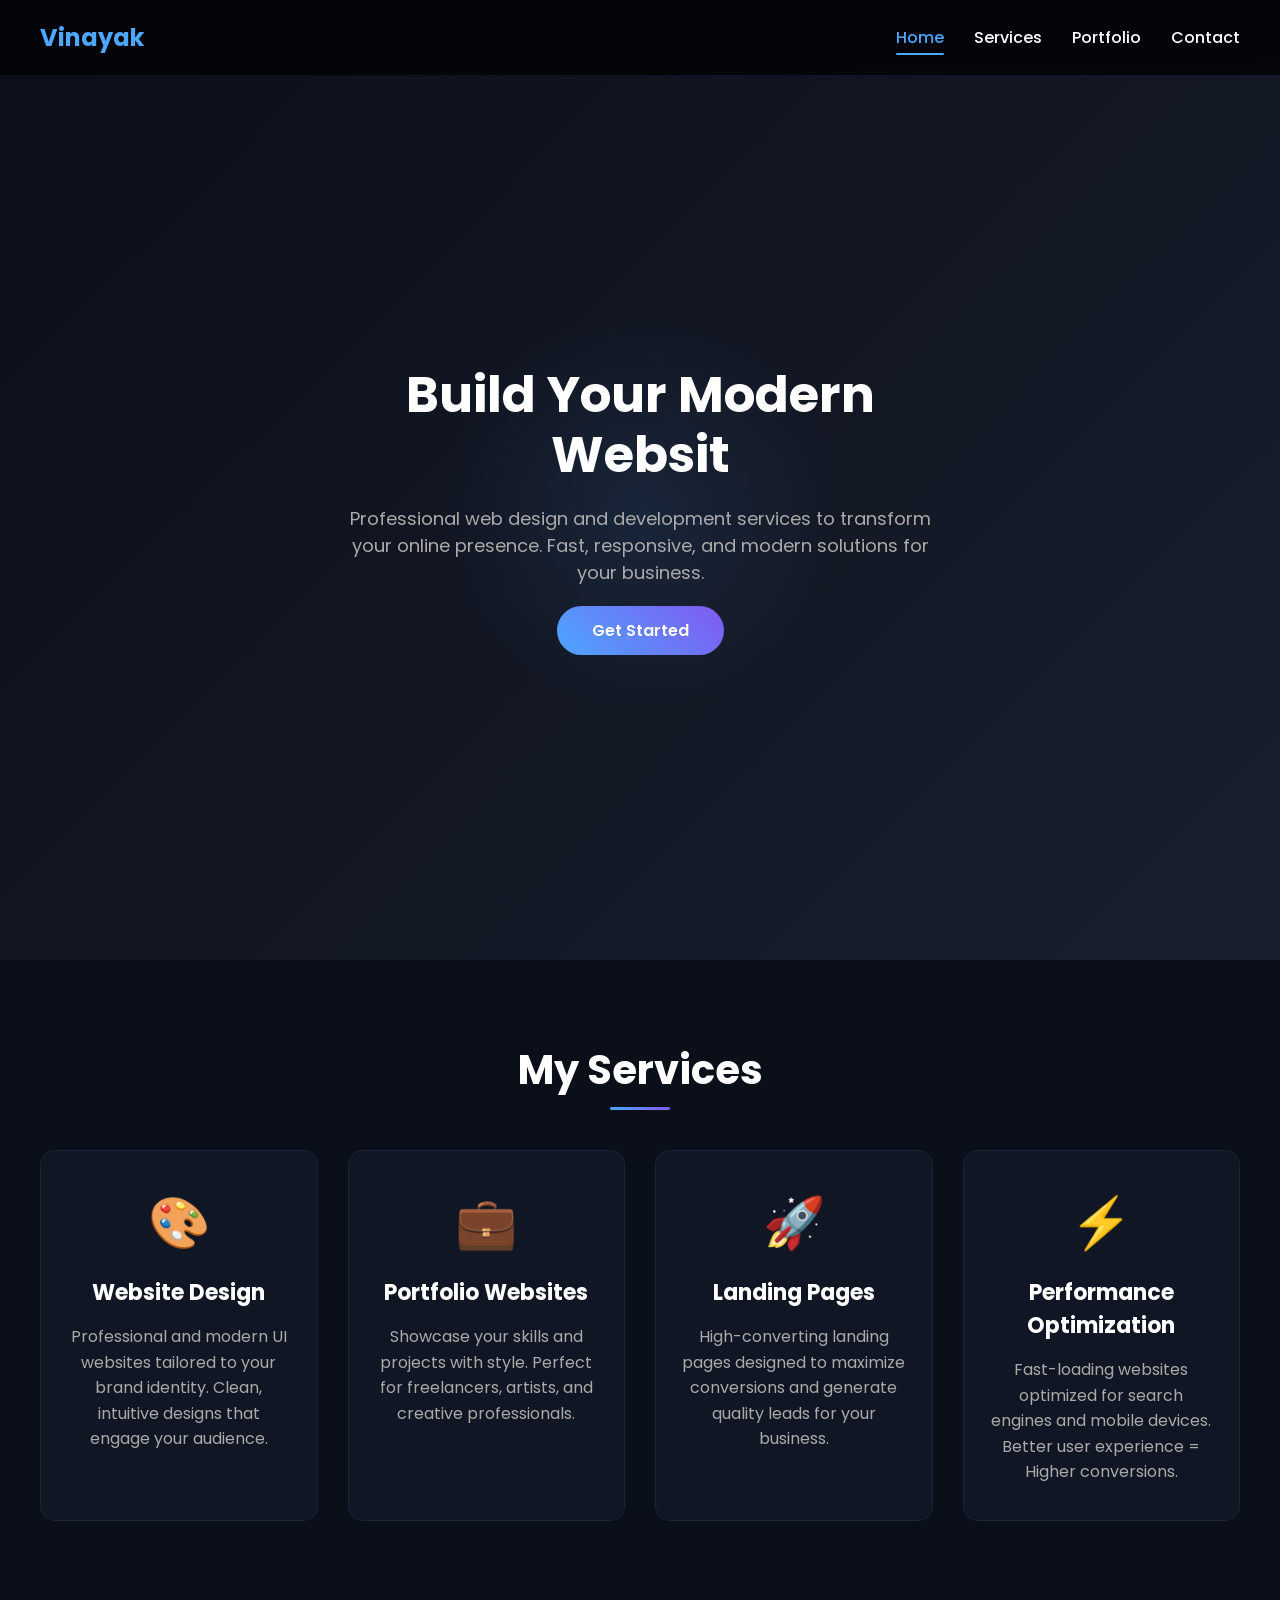
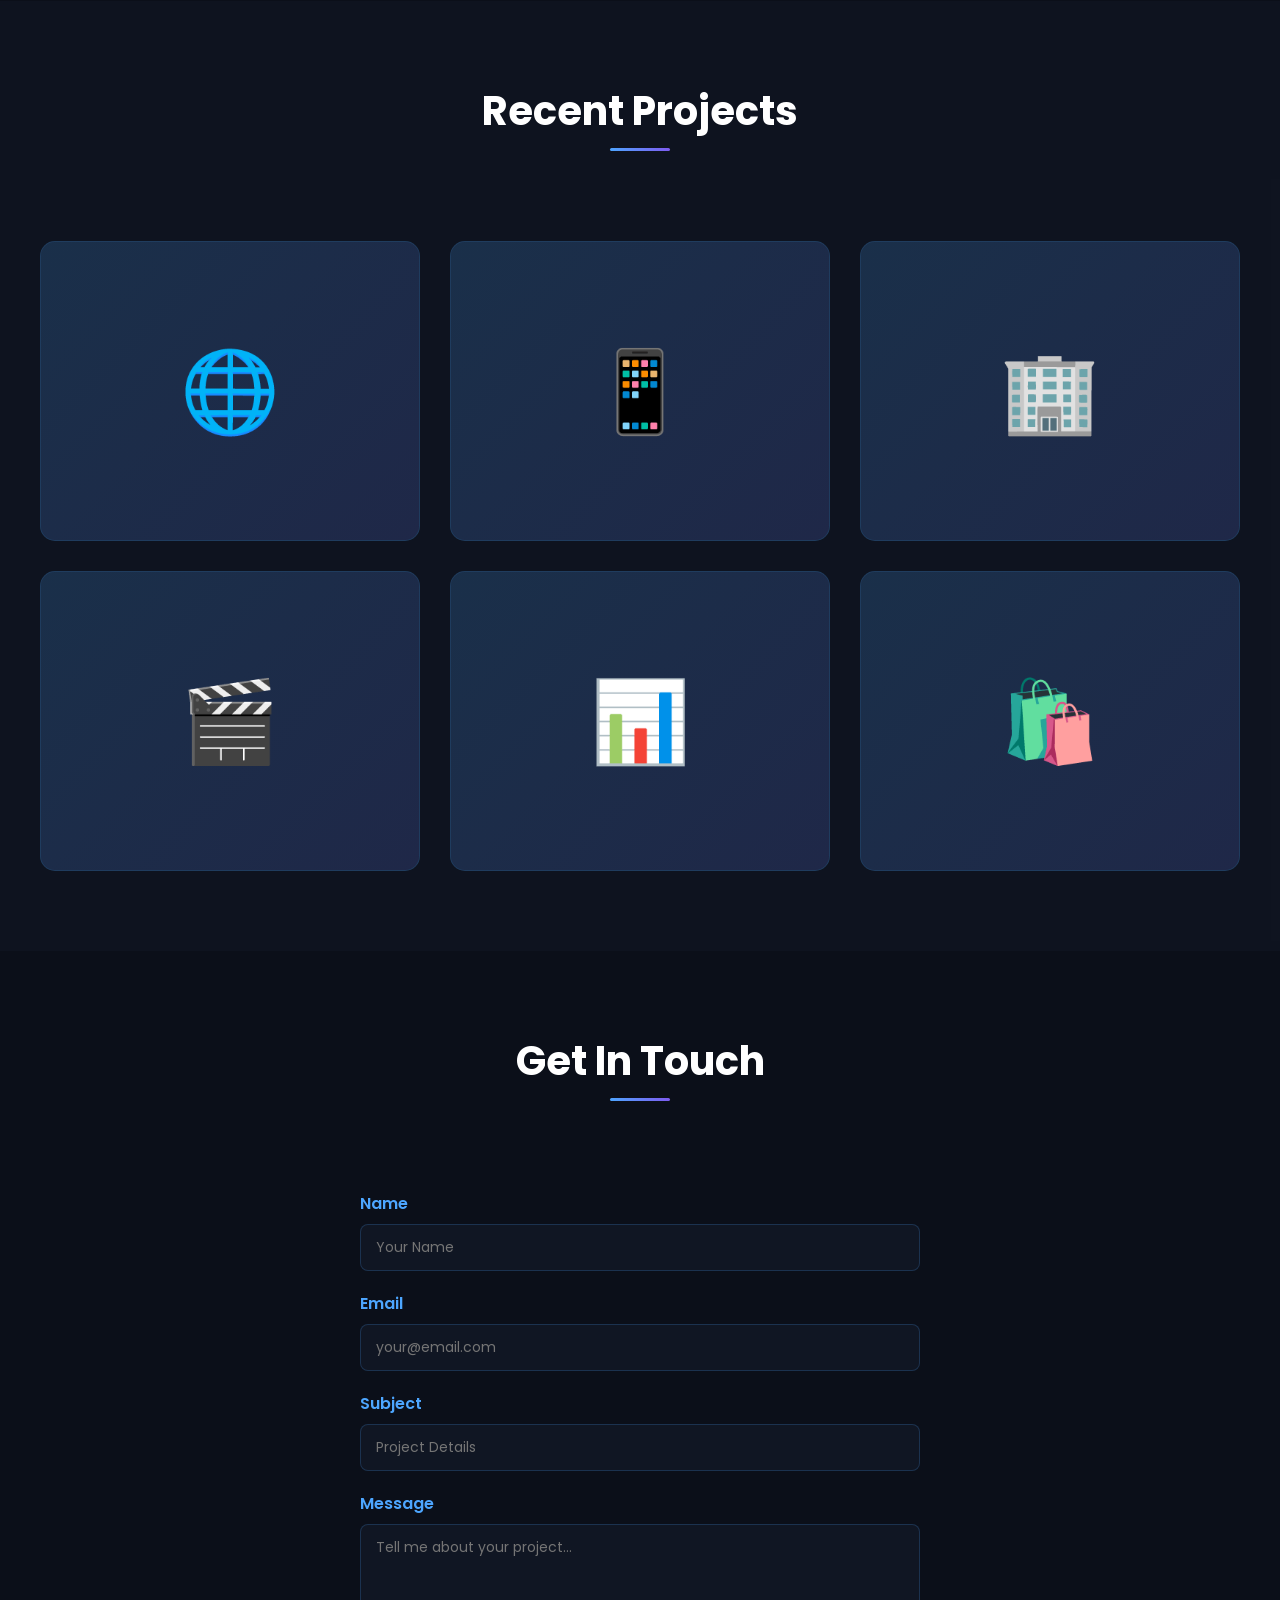
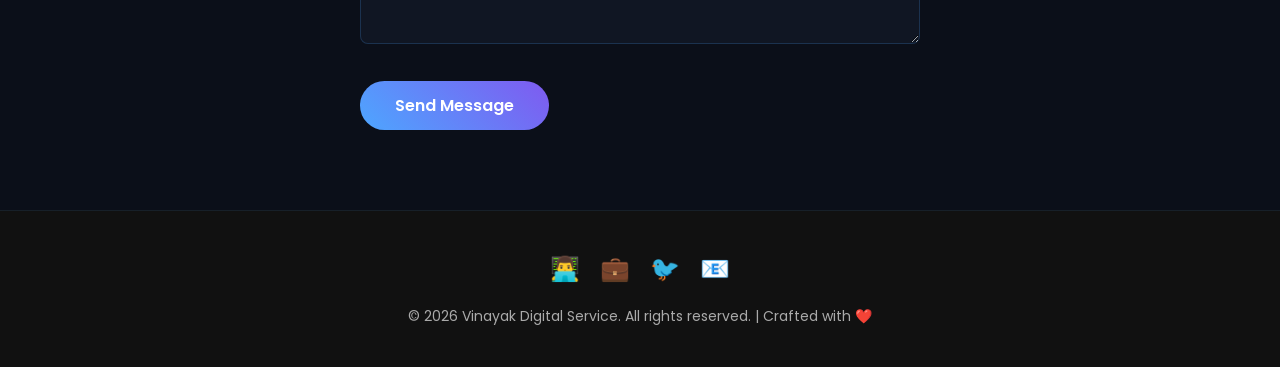
<file: index.html>
<!DOCTYPE html>
<html lang="en">

<head>
  <meta charset="UTF-8">
  <meta name="viewport" content="width=device-width, initial-scale=1.0">
  <meta name="description" content="Vinayak Digital Service - Professional Web Design and Development Services">
  <meta name="theme-color" content="#4da6ff">
  
  <title>Vinayak Digital Service - Web Design & Development</title>
  
  <link href="https://fonts.googleapis.com/css2?family=Poppins:wght@300;500;700&display=swap" rel="stylesheet">
  <link rel="stylesheet" href="styles.css">
</head>

<body>

  <!-- NAVBAR -->
  <nav class="navbar" id="navbar">
    <h2>Vinayak</h2>
    <div class="nav-menu" id="navMenu">
      <a href="#home" class="nav-link active">Home</a>
      <a href="#services" class="nav-link">Services</a>
      <a href="#portfolio" class="nav-link">Portfolio</a>
      <a href="#contact" class="nav-link">Contact</a>
    </div>
    <div class="hamburger" id="hamburger">
      <span></span>
      <span></span>
      <span></span>
    </div>
  </nav>

  <!-- HERO SECTION -->
  <section class="hero" id="home">
    <div>
      <h1>Build Your <span>Modern Website</span></h1>
      <p>Professional web design and development services to transform your online presence. Fast, responsive, and modern solutions for your business.</p>
      <a href="#contact" class="btn">Get Started</a>
    </div>
  </section>

  <!-- SERVICES SECTION -->
  <section class="services" id="services">
    <h2 class="section-title">My Services</h2>
    <div class="cards">
      <div class="card">
        <div class="card-icon">🎨</div>
        <h3>Website Design</h3>
        <p>Professional and modern UI websites tailored to your brand identity. Clean, intuitive designs that engage your audience.</p>
      </div>
      <div class="card">
        <div class="card-icon">💼</div>
        <h3>Portfolio Websites</h3>
        <p>Showcase your skills and projects with style. Perfect for freelancers, artists, and creative professionals.</p>
      </div>
      <div class="card">
        <div class="card-icon">🚀</div>
        <h3>Landing Pages</h3>
        <p>High-converting landing pages designed to maximize conversions and generate quality leads for your business.</p>
      </div>
      <div class="card">
        <div class="card-icon">⚡</div>
        <h3>Performance Optimization</h3>
        <p>Fast-loading websites optimized for search engines and mobile devices. Better user experience = Higher conversions.</p>
      </div>
    </div>
  </section>

  <!-- PORTFOLIO SECTION -->
  <section class="portfolio" id="portfolio">
    <h2 class="section-title">Recent Projects</h2>
    <div class="portfolio-grid">
      <div class="portfolio-item">
        <div class="portfolio-img">🌐</div>
        <div class="portfolio-overlay">
          <h3>E-Commerce Platform</h3>
          <p>Modern e-commerce website with secure payment integration</p>
        </div>
      </div>
      <div class="portfolio-item">
        <div class="portfolio-img">📱</div>
        <div class="portfolio-overlay">
          <h3>Mobile App Landing</h3>
          <p>Responsive landing page for mobile application launch</p>
        </div>
      </div>
      <div class="portfolio-item">
        <div class="portfolio-img">🏢</div>
        <div class="portfolio-overlay">
          <h3>Corporate Website</h3>
          <p>Professional corporate website with CMS integration</p>
        </div>
      </div>
      <div class="portfolio-item">
        <div class="portfolio-img">🎬</div>
        <div class="portfolio-overlay">
          <h3>Creative Portfolio</h3>
          <p>Stunning portfolio website for designer showcase</p>
        </div>
      </div>
      <div class="portfolio-item">
        <div class="portfolio-img">📊</div>
        <div class="portfolio-overlay">
          <h3>Analytics Dashboard</h3>
          <p>Interactive dashboard with data visualization</p>
        </div>
      </div>
      <div class="portfolio-item">
        <div class="portfolio-img">🛍️</div>
        <div class="portfolio-overlay">
          <h3>SaaS Platform</h3>
          <p>Subscription-based service platform with user management</p>
        </div>
      </div>
    </div>
  </section>

  <!-- CONTACT SECTION -->
  <section class="contact" id="contact">
    <h2 class="section-title">Get In Touch</h2>
    <form id="contactForm" style="margin-top: 50px;">
      <div class="form-group">
        <label for="name">Name</label>
        <input type="text" id="name" required placeholder="Your Name">
      </div>
      <div class="form-group">
        <label for="email">Email</label>
        <input type="email" id="email" required placeholder="your@email.com">
      </div>
      <div class="form-group">
        <label for="subject">Subject</label>
        <input type="text" id="subject" required placeholder="Project Details">
      </div>
      <div class="form-group">
        <label for="message">Message</label>
        <textarea id="message" required placeholder="Tell me about your project..."></textarea>
      </div>
      <div class="form-group">
        <button type="submit" class="btn">Send Message</button>
      </div>
    </form>
  </section>

  <!-- FOOTER -->
  <footer>
    <div class="social-links">
      <a href="https://github.com/withvinayak-coder" title="GitHub">👨‍💻</a>
      <a href="https://linkedin.com" title="LinkedIn">💼</a>
      <a href="https://twitter.com" title="Twitter">🐦</a>
      <a href="mailto:withvinayak1923@gmail.com" title="Email">📧</a>
    </div>
    <p>&copy; 2026 Vinayak Digital Service. All rights reserved. | Crafted with ❤️</p>
  </footer>

  <script src="script.js"></script>
</body>

</html>
</file>
<file: styles.css>
* {
  margin: 0;
  padding: 0;
  box-sizing: border-box;
  font-family: 'Poppins', sans-serif;
}

html {
  scroll-behavior: smooth;
}

body {
  background: #0b0f19;
  color: #fff;
  overflow-x: hidden;
}

/* ============ NAVBAR ============ */
.navbar {
  display: flex;
  justify-content: space-between;
  align-items: center;
  padding: 20px 40px;
  background: rgba(0, 0, 0, 0.7);
  backdrop-filter: blur(10px);
  position: fixed;
  width: 100%;
  top: 0;
  z-index: 1000;
  transition: all 0.3s ease;
}

.navbar h2 {
  color: #4da6ff;
  font-size: 24px;
  font-weight: 700;
}

.nav-menu {
  display: flex;
  gap: 30px;
  list-style: none;
}

.nav-link {
  color: #fff;
  text-decoration: none;
  font-weight: 500;
  position: relative;
  transition: color 0.3s ease;
}

.nav-link:hover,
.nav-link.active {
  color: #4da6ff;
}

.nav-link.active::after {
  content: '';
  position: absolute;
  bottom: -5px;
  left: 0;
  width: 100%;
  height: 2px;
  background: #4da6ff;
  border-radius: 2px;
}

/* ============ HAMBURGER ============ */
.hamburger {
  display: none;
  flex-direction: column;
  cursor: pointer;
}

.hamburger span {
  width: 25px;
  height: 3px;
  background: #fff;
  margin: 5px 0;
  transition: 0.3s;
}

/* ============ HERO SECTION ============ */
.hero {
  height: 100vh;
  display: flex;
  align-items: center;
  justify-content: center;
  text-align: center;
  margin-top: 60px;
  position: relative;
  overflow: hidden;
  background: linear-gradient(135deg, #0b0f19 0%, #1a1f2e 100%);
}

.hero::before {
  content: '';
  position: absolute;
  width: 400px;
  height: 400px;
  background: radial-gradient(circle, rgba(77, 166, 255, 0.1) 0%, transparent 70%);
  border-radius: 50%;
  top: 50%;
  left: 50%;
  transform: translate(-50%, -50%);
  animation: float 6s ease-in-out infinite;
}

.hero div {
  position: relative;
  z-index: 2;
  max-width: 600px;
}

.hero h1 {
  font-size: 50px;
  margin-bottom: 20px;
  line-height: 1.2;
  animation: slideInDown 0.8s ease;
}

.hero h1 span {
  background: linear-gradient(45deg, #4da6ff, #7f5af0);
  -webkit-background-clip: text;
  -webkit-text-fill-color: transparent;
  background-clip: text;
}

.hero p {
  margin: 20px 0;
  color: #aaa;
  font-size: 18px;
  animation: slideInUp 0.8s ease;
}

.btn {
  padding: 12px 35px;
  background: linear-gradient(45deg, #4da6ff, #7f5af0);
  border: none;
  color: white;
  cursor: pointer;
  border-radius: 25px;
  font-weight: 600;
  transition: 0.3s ease;
  display: inline-block;
  text-decoration: none;
  font-size: 16px;
}

.btn:hover {
  transform: translateY(-3px);
  box-shadow: 0 15px 35px rgba(77, 166, 255, 0.3);
}

/* ============ SERVICES SECTION ============ */
.services {
  padding: 80px 20px;
  text-align: center;
}

.section-title {
  font-size: 40px;
  margin-bottom: 50px;
  color: #fff;
  position: relative;
  display: inline-block;
}

.section-title::after {
  content: '';
  position: absolute;
  bottom: -10px;
  left: 50%;
  transform: translateX(-50%);
  width: 60px;
  height: 3px;
  background: linear-gradient(45deg, #4da6ff, #7f5af0);
  border-radius: 2px;
}

.cards {
  display: grid;
  grid-template-columns: repeat(auto-fit, minmax(250px, 1fr));
  gap: 30px;
  max-width: 1200px;
  margin: 0 auto;
}

.card {
  background: rgba(18, 24, 38, 0.8);
  padding: 35px 25px;
  border-radius: 15px;
  transition: 0.3s ease;
  border: 1px solid rgba(77, 166, 255, 0.1);
}

.card:hover {
  transform: translateY(-15px);
  box-shadow: 0 20px 40px rgba(77, 166, 255, 0.2);
  border-color: rgba(77, 166, 255, 0.3);
}

.card-icon {
  font-size: 50px;
  margin-bottom: 15px;
}

.card h3 {
  font-size: 22px;
  margin: 15px 0;
}

.card p {
  color: #aaa;
  line-height: 1.6;
}

/* ============ PORTFOLIO SECTION ============ */
.portfolio {
  padding: 80px 20px;
  text-align: center;
  background: rgba(18, 24, 38, 0.5);
}

.portfolio-grid {
  display: grid;
  grid-template-columns: repeat(auto-fit, minmax(280px, 1fr));
  gap: 30px;
  max-width: 1200px;
  margin: 0 auto;
  margin-top: 50px;
}

.portfolio-item {
  position: relative;
  height: 300px;
  border-radius: 15px;
  overflow: hidden;
  cursor: pointer;
  background: rgba(77, 166, 255, 0.1);
  border: 1px solid rgba(77, 166, 255, 0.2);
  transition: 0.3s ease;
}

.portfolio-item:hover {
  border-color: rgba(77, 166, 255, 0.5);
}

.portfolio-img {
  width: 100%;
  height: 100%;
  display: flex;
  align-items: center;
  justify-content: center;
  font-size: 80px;
  background: linear-gradient(135deg, rgba(77, 166, 255, 0.1), rgba(127, 90, 240, 0.1));
  transition: 0.3s ease;
}

.portfolio-item:hover .portfolio-img {
  transform: scale(1.1);
}

.portfolio-overlay {
  position: absolute;
  top: 0;
  left: 0;
  width: 100%;
  height: 100%;
  background: rgba(0, 0, 0, 0.85);
  display: flex;
  flex-direction: column;
  align-items: center;
  justify-content: center;
  opacity: 0;
  transition: 0.3s ease;
  backdrop-filter: blur(5px);
}

.portfolio-item:hover .portfolio-overlay {
  opacity: 1;
}

.portfolio-overlay h3 {
  font-size: 20px;
  margin-bottom: 10px;
}

.portfolio-overlay p {
  color: #aaa;
  font-size: 14px;
}

/* ============ CONTACT SECTION ============ */
.contact {
  padding: 80px 20px;
  text-align: center;
  max-width: 600px;
  margin: 0 auto;
}

form {
  display: flex;
  flex-direction: column;
  gap: 20px;
}

.form-group {
  text-align: left;
}

.form-group label {
  display: block;
  margin-bottom: 8px;
  font-weight: 600;
  color: #4da6ff;
}

.form-group input,
.form-group textarea {
  width: 100%;
  padding: 12px 15px;
  background: rgba(18, 24, 38, 0.8);
  border: 1px solid rgba(77, 166, 255, 0.2);
  border-radius: 8px;
  color: #fff;
  font-family: 'Poppins', sans-serif;
  transition: 0.3s ease;
  font-size: 14px;
}

.form-group input:focus,
.form-group textarea:focus {
  outline: none;
  border-color: #4da6ff;
  box-shadow: 0 0 10px rgba(77, 166, 255, 0.3);
}

.form-group textarea {
  resize: vertical;
  min-height: 120px;
}

.form-group button {
  margin-top: 10px;
  font-size: 16px;
}

/* ============ FOOTER ============ */
footer {
  text-align: center;
  padding: 40px 20px;
  background: #111;
  border-top: 1px solid rgba(77, 166, 255, 0.1);
}

.social-links {
  display: flex;
  justify-content: center;
  gap: 20px;
  margin-bottom: 20px;
}

.social-links a {
  display: inline-block;
  font-size: 24px;
  transition: 0.3s ease;
  text-decoration: none;
}

.social-links a:hover {
  transform: translateY(-5px);
}

footer p {
  color: #aaa;
  font-size: 14px;
}

/* ============ ANIMATIONS ============ */
@keyframes slideInDown {
  from {
    opacity: 0;
    transform: translateY(-30px);
  }
  to {
    opacity: 1;
    transform: translateY(0);
  }
}

@keyframes slideInUp {
  from {
    opacity: 0;
    transform: translateY(30px);
  }
  to {
    opacity: 1;
    transform: translateY(0);
  }
}

@keyframes float {
  0%, 100% {
    transform: translate(-50%, -50%);
  }
  50% {
    transform: translate(-50%, -60%);
  }
}

/* ============ RESPONSIVE DESIGN ============ */
@media (max-width: 768px) {
  .navbar {
    padding: 15px 20px;
  }

  .hamburger {
    display: flex;
  }

  .nav-menu {
    position: absolute;
    top: 60px;
    left: 0;
    width: 100%;
    background: rgba(0, 0, 0, 0.95);
    flex-direction: column;
    gap: 20px;
    padding: 20px;
    display: none;
  }

  .nav-menu.active {
    display: flex;
  }

  .hero {
    margin-top: 70px;
    height: auto;
    padding: 60px 20px;
  }

  .hero h1 {
    font-size: 32px;
  }

  .hero p {
    font-size: 16px;
  }

  .section-title {
    font-size: 28px;
  }

  .cards,
  .portfolio-grid {
    grid-template-columns: 1fr;
    gap: 20px;
  }

  .services,
  .portfolio,
  .contact {
    padding: 50px 20px;
  }

  .portfolio-item {
    height: 250px;
  }

  .portfolio-img {
    font-size: 60px;
  }

  .contact {
    max-width: 100%;
  }

  form {
    gap: 15px;
  }
}

@media (max-width: 480px) {
  .navbar h2 {
    font-size: 20px;
  }

  .hero h1 {
    font-size: 24px;
  }

  .section-title {
    font-size: 24px;
  }

  .card,
  .card p {
    font-size: 14px;
  }

  .btn {
    padding: 10px 25px;
    font-size: 14px;
  }

  .social-links {
    gap: 15px;
  }

  .social-links a {
    font-size: 20px;
  }
}

/* ============ UTILITIES ============ */
::-webkit-scrollbar {
  width: 8px;
}

::-webkit-scrollbar-track {
  background: #0b0f19;
}

::-webkit-scrollbar-thumb {
  background: #4da6ff;
  border-radius: 4px;
}

::-webkit-scrollbar-thumb:hover {
  background: #7f5af0;
}
</file>
